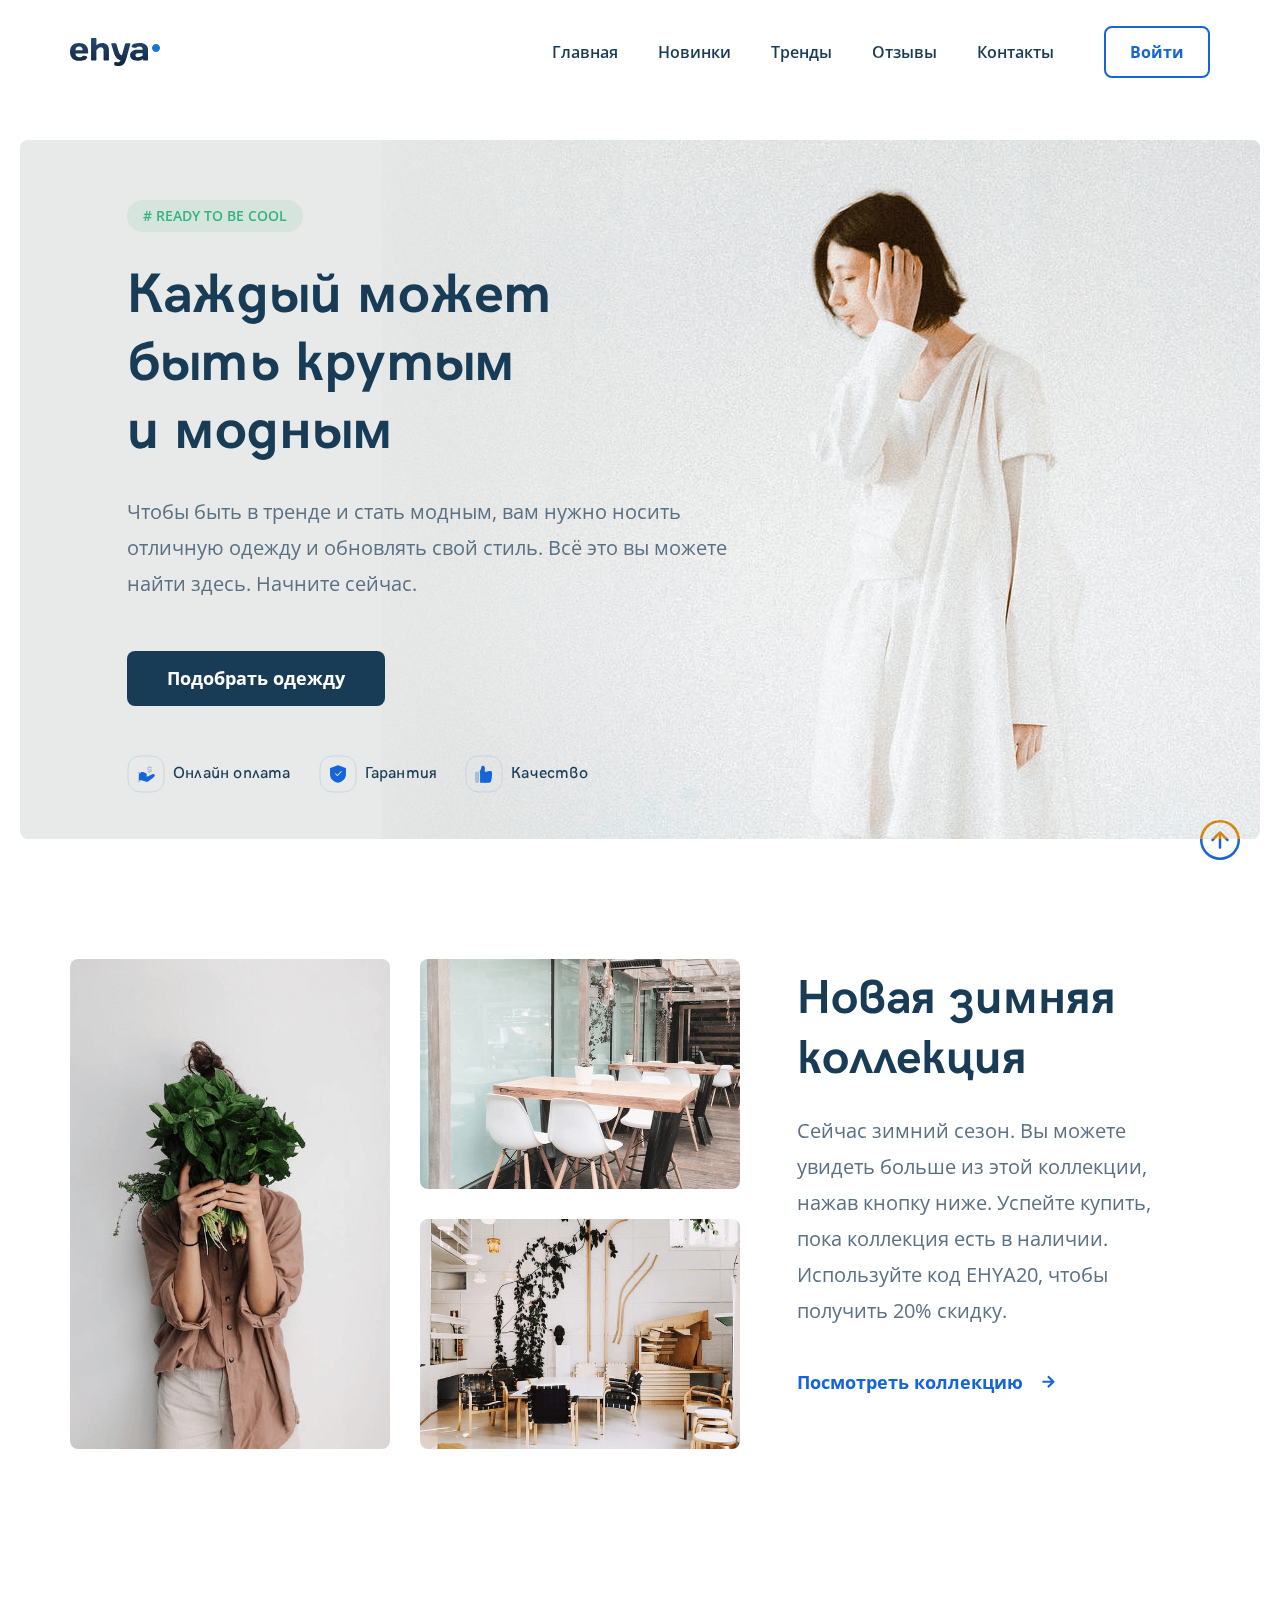
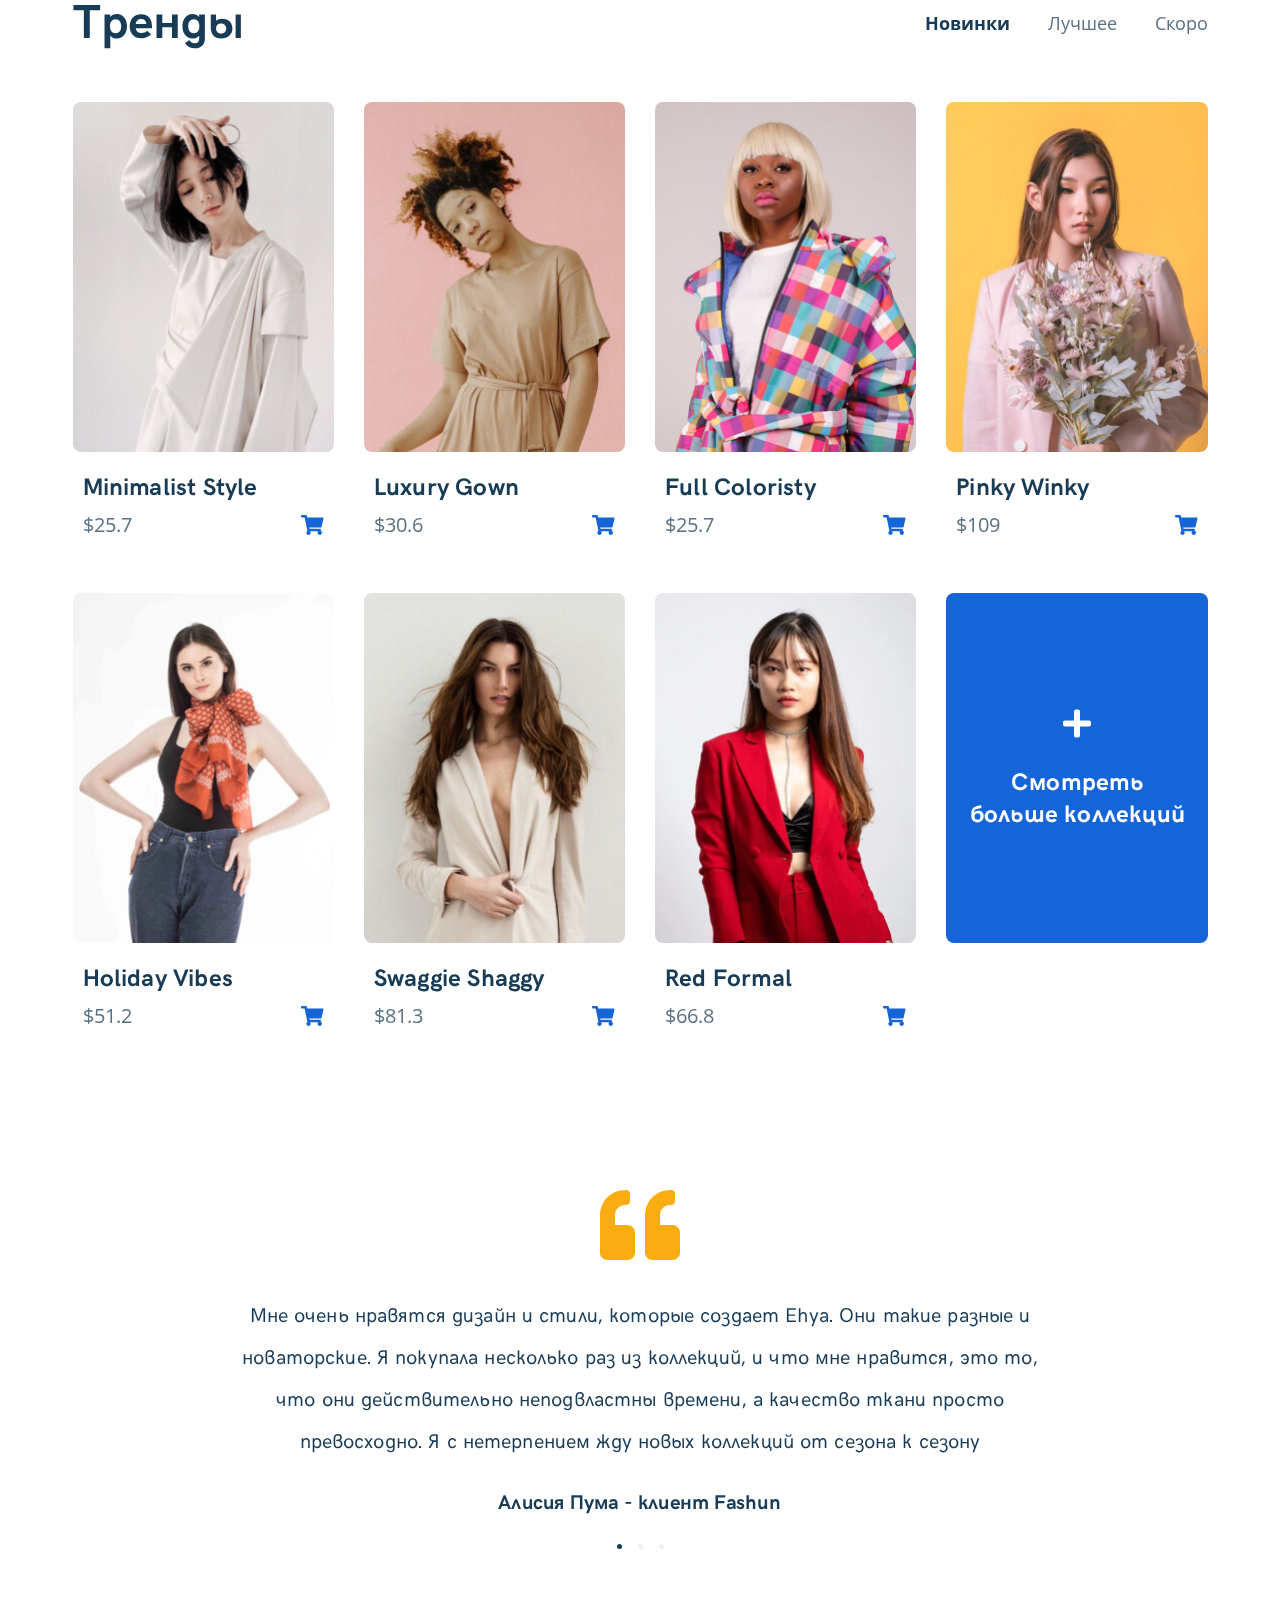
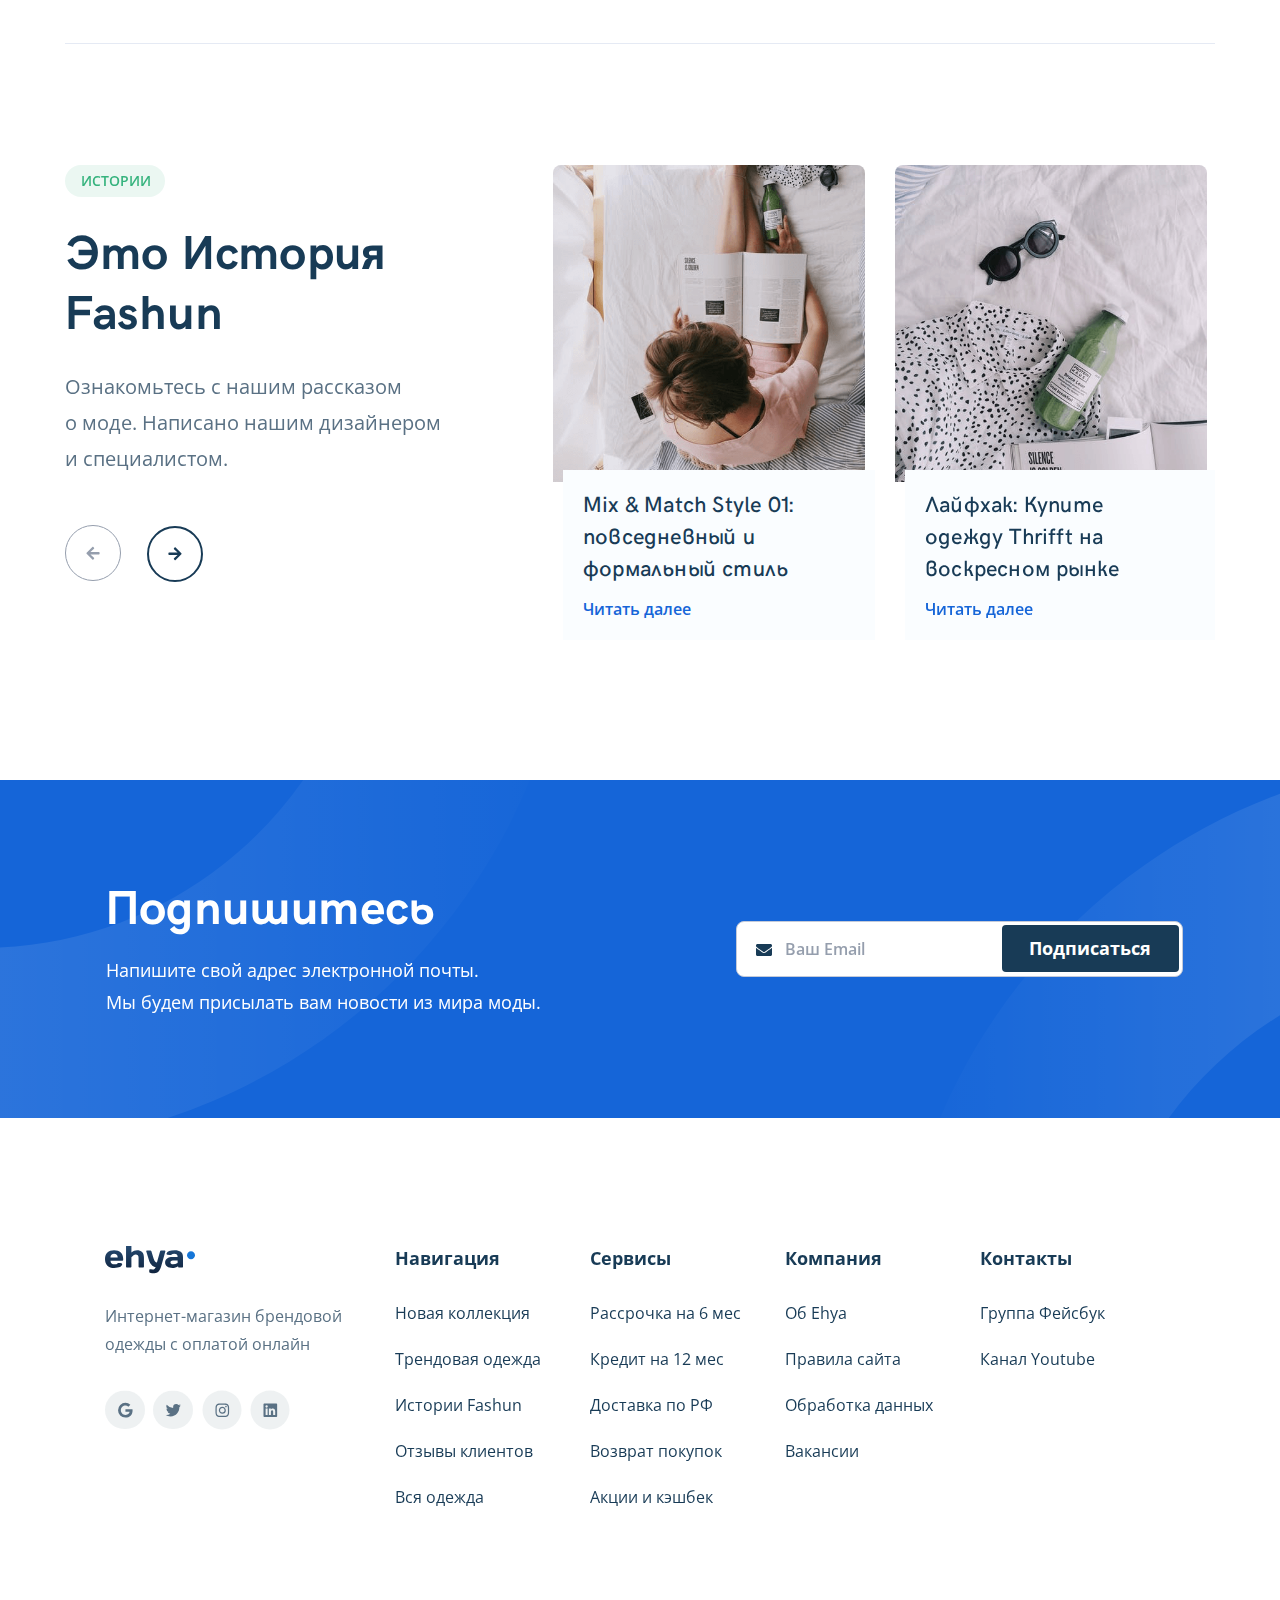
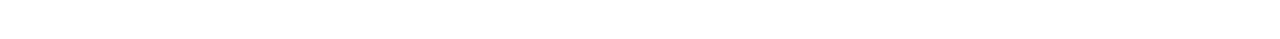
<file: index.html>
<!DOCTYPE html>
<html lang="ru">
  <head>
    <meta charset="UTF-8" />
    <meta name="viewport" content="width=device-width, initial-scale=1.0" />
    <link rel="shortcut icon" href="favicon.ico" type="image/x-icon" />
    <link rel="icon" href="favicon.ico" type="image/x-icon" />
    <link rel="stylesheet" href="css/swiper-bundle.min.css" />
    <link rel="stylesheet" href="css/styles.css" />
    <title>Ehya - интернет-магазин брендовой одежды</title>
  </head>

  <body>
    <header class="header">
      <div class="header-container">
        <a href="/projects/ehya" class="header-logo">
          <img src="img/header-logo.svg" alt="Логотип" class="header-logo__image" />
        </a>
        <!-- /.header-logo -->

        <div class="header-menu">
          <nav class="header-nav">
            <a href="#hero" class="header-nav__link">Главная</a>
            <a href="#new" class="header-nav__link">Новинки</a>
            <a href="#trends" class="header-nav__link">Тренды</a>
            <a href="#reviews" class="header-nav__link">Отзывы</a>
            <a href="#contacts" class="header-nav__link">Контакты</a>
          </nav>
          <!-- /.header-nav -->

          <button class="header-login">Войти</button>
          <!-- /.header-login -->
        </div>
        <!-- /.header-menu -->

        <button class="header-burger"></button>
        <!-- /.header-burger (mobile) -->
      </div>
      <!-- /.header-container -->
    </header>
    <!-- /.header -->

    <div class="login">
      <div class="login__overlay"></div>
      <!-- /.login__overlay -->

      <div class="login__dialog">
        <button class="login__close">
          <svg class="icon icon__close">
            <use xlink:href="img/sprite.svg#close"></use>
          </svg>
        </button>

        <span class="title login__title">Войти в&nbsp;личный&nbsp;кабинет</span>

        <form action="send.php" method="POST" class="login__form">
          <input type="hidden" name="formName" value="login" />
          <input
            type="text"
            class="input login__input"
            placeholder="Ваш логин"
            name="login"
            required
          />
          <div class="login__password">
            <input
              type="password"
              id="password-input"
              class="input login__input login__input_password"
              placeholder="Ваш пароль"
              name="password"
              minlength="6"
              required
            />
            <a class="login__password-control"></a>
          </div>
          <!-- /.login__password -->

          <button type="submit" class="login__button">Войти</button>
        </form>
      </div>
      <!-- /.login__dialog -->
    </div>
    <!-- /.login -->

    <section class="hero" id="hero">
      <div class="hero-wrapper">
        <span class="hero__tag"># READY TO BE COOL</span>
        <h1 class="title hero__title">Каждый может быть крутым и модным</h1>
        <p class="hero__text">
          Чтобы быть в тренде и стать модным, вам нужно носить отличную одежду и обновлять свой
          стиль. Всё это вы можете найти здесь. Начните сейчас.
        </p>
        <a href="#trends" class="hero__button">Подобрать одежду</a>
        <ul class="hero-advantages">
          <li class="hero-advantages__item">
            <img
              src="img/icon-hero__payment.svg"
              alt="Иконка: платеж"
              class="hero-advantages__icon"
            /><span class="title hero-advantages__text">Онлайн оплата</span>
          </li>
          <li class="hero-advantages__item">
            <img
              src="img/icon-hero__guarantee.svg"
              alt="Иконка: гарантия"
              class="hero-advantages__icon"
            /><span class="title hero-advantages__text">Гарантия</span>
          </li>
          <li class="hero-advantages__item">
            <img
              src="img/icon-hero__quality.svg"
              alt="Иконка: качество"
              class="hero-advantages__icon"
            /><span class="title hero-advantages__text">Качество</span>
          </li>
        </ul>
        <!-- /.hero-advantages -->
      </div>
      <!-- /.hero-wrapper -->
    </section>
    <!-- /#hero.hero -->

    <section class="new" id="new">
      <div class="new-container">
        <div class="new-wrapper">
          <div class="new-cards">
            <img
              src="img/new-cards__1.png"
              alt="Изображение товара из новой коллекции"
              class="new-cards__item new-cards__item_1"
            />
            <!-- /.new-cards__item_1 -->
            <img
              src="img/new-cards__2.png"
              alt="Изображение товара из новой коллекции"
              class="new-cards__item new-cards__item_2"
            />
            <!-- /.new-cards__item_2 -->
            <img
              src="img/new-cards__3.png"
              alt="Изображение товара из новой коллекции"
              class="new-cards__item new-cards__item_3"
            />
            <!-- /.new-cards__item_3 -->
          </div>
          <!-- /.new-cards -->

          <div class="new-info">
            <h2 class="title new__title">Новая зимняя коллекция</h2>
            <p class="new__description">
              Сейчас зимний сезон. Вы можете увидеть больше из этой коллекции, нажав кнопку ниже.
              Успейте купить, пока коллекция есть в наличии. Используйте код EHYA20, чтобы получить
              20% скидку.
            </p>
            <a href="#" class="new-button">
              <span class="new-button__label">Посмотреть коллекцию</span>
              <svg class="new-button__icon icon icon__btn-arrow">
                <use xlink:href="img/sprite.svg#arrow"></use>
              </svg>
            </a>
          </div>
          <!-- /.new-info -->
        </div>
        <!-- /.new-wrapper -->
      </div>
      <!-- /. new-container -->
    </section>
    <!-- /.new -->

    <section class="trends" id="trends">
      <div class="trends-container">
        <div class="trends__heading">
          <h2 class="title trends__title">Тренды</h2>
          <ul class="trends-tabs">
            <li data-target="#trends-new" class="trends-tabs__item trends-tabs__item_active">
              Новинки
            </li>
            <li data-target="#trends-best" class="trends-tabs__item">Лучшее</li>
            <li data-target="#trends-soon" class="trends-tabs__item">Скоро</li>
          </ul>
          <!-- /.trends-tabs -->
        </div>
        <!-- /.trends-heading -->

        <div class="trends-content">
          <div class="trends-content__item trends-content__item_active" id="trends-new">
            <a href="#!" class="trends-card">
              <div class="trends-card__image">
                <img src="img/trends-image_1.jpg" alt="Пример стиля" class="trends-image" />
              </div>
              <!-- /.trends-card__image -->
              <div class="trends-card__text">
                <h3 class="title trends-card__title">Minimalist Style</h3>
                <div class="trends-card__price">
                  $25.7
                  <button class="trends-card__icon">
                    <svg class="icon icon__cart">
                      <use xlink:href="img/sprite.svg#trends-cart"></use>
                    </svg>
                  </button>
                </div>
                <!-- /.trends-card__price -->
              </div>
              <!-- /.trends-card__text -->
            </a>
            <!-- /.trends-card 1 -->

            <a href="#!" class="trends-card">
              <div class="trends-card__image">
                <img src="img/trends-image_2.jpg" alt="Пример стиля" class="trends-image" />
              </div>
              <!-- /.trends-card__image -->
              <div class="trends-card__text">
                <h3 class="title trends-card__title">Luxury Gown</h3>
                <div class="trends-card__price">
                  $30.6
                  <button class="trends-card__icon">
                    <svg class="icon icon__cart">
                      <use xlink:href="img/sprite.svg#trends-cart"></use>
                    </svg>
                  </button>
                </div>
                <!-- /.trends-card__price -->
              </div>
              <!-- /.trends-card__text -->
            </a>
            <!-- /.trends-card 2 -->

            <a href="#!" class="trends-card">
              <div class="trends-card__image">
                <img src="img/trends-image_3.jpg" alt="Пример стиля" class="trends-image" />
              </div>
              <!-- /.trends-card__image -->
              <div class="trends-card__text">
                <h3 class="title trends-card__title">Full Coloristy</h3>
                <div class="trends-card__price">
                  $25.7
                  <button class="trends-card__icon">
                    <svg class="icon icon__cart">
                      <use xlink:href="img/sprite.svg#trends-cart"></use>
                    </svg>
                  </button>
                </div>
                <!-- /.trends-card__price -->
              </div>
              <!-- /.trends-card__text -->
            </a>
            <!-- /.trends-card 3 -->

            <a href="#!" class="trends-card">
              <div class="trends-card__image">
                <img src="img/trends-image_4.jpg" alt="Пример стиля" class="trends-image" />
              </div>
              <!-- /.trends-card__image -->
              <div class="trends-card__text">
                <h3 class="title trends-card__title">Pinky Winky</h3>
                <div class="trends-card__price">
                  $109
                  <button class="trends-card__icon">
                    <svg class="icon icon__cart">
                      <use xlink:href="img/sprite.svg#trends-cart"></use>
                    </svg>
                  </button>
                </div>
                <!-- /.trends-card__price -->
              </div>
              <!-- /.trends-card__text -->
            </a>
            <!-- /.trends-card 4 -->

            <a href="#!" class="trends-card">
              <div class="trends-card__image">
                <img src="img/trends-image_5.jpg" alt="Пример стиля" class="trends-image" />
              </div>
              <!-- /.trends-card__image -->
              <div class="trends-card__text">
                <h3 class="title trends-card__title">Holiday Vibes</h3>
                <div class="trends-card__price">
                  $51.2
                  <button class="trends-card__icon">
                    <svg class="icon icon__cart">
                      <use xlink:href="img/sprite.svg#trends-cart"></use>
                    </svg>
                  </button>
                </div>
                <!-- /.trends-card__price -->
              </div>
              <!-- /.trends-card__text -->
            </a>
            <!-- /.trends-card 5 -->

            <a href="#!" class="trends-card">
              <div class="trends-card__image">
                <img src="img/trends-image_6.jpg" alt="Пример стиля" class="trends-image" />
              </div>
              <!-- /.trends-card__image -->
              <div class="trends-card__text">
                <h3 class="title trends-card__title">Swaggie Shaggy</h3>
                <div class="trends-card__price">
                  $81.3
                  <button class="trends-card__icon">
                    <svg class="icon icon__cart">
                      <use xlink:href="img/sprite.svg#trends-cart"></use>
                    </svg>
                  </button>
                </div>
                <!-- /.trends-card__price -->
              </div>
              <!-- /.trends-card__text -->
            </a>
            <!-- /.trends-card 6 -->

            <a href="#!" class="trends-card">
              <div class="trends-card__image">
                <img src="img/trends-image_7.jpg" alt="Пример стиля" class="trends-image" />
              </div>
              <!-- /.trends-card__image -->
              <div class="trends-card__text">
                <h3 class="title trends-card__title">Red Formal</h3>
                <div class="trends-card__price">
                  $66.8
                  <button class="trends-card__icon">
                    <svg class="icon icon__cart">
                      <use xlink:href="img/sprite.svg#trends-cart"></use>
                    </svg>
                  </button>
                </div>
                <!-- /.trends-card__price -->
              </div>
              <!-- /.trends-card__text -->
            </a>
            <!-- /.trends-card 7 -->

            <a href="#!" class="trends-card">
              <div class="trends-card__image trends-more">
                <svg class="icon icon__more trends-more__icon">
                  <use xlink:href="img/sprite.svg#trends-more"></use>
                </svg>
                <h3 class="title trends-more__text">Смотреть больше коллекций</h3>
              </div>
              <!-- /.trends-card__image -->
            </a>
            <!-- /.trends-card 8 more -->
          </div>
          <!-- /.trends-content__item new -->

          <div class="trends-content__item" id="trends-best">
            <a href="#!" class="trends-card">
              <div class="trends-card__image">
                <img src="img/trends-image_7.jpg" alt="Пример стиля" class="trends-image" />
              </div>
              <!-- /.trends-card__image -->
              <div class="trends-card__text">
                <h3 class="title trends-card__title">Minimalist Style</h3>
                <div class="trends-card__price">
                  $25.7
                  <button class="trends-card__icon">
                    <svg class="icon icon__cart">
                      <use xlink:href="img/sprite.svg#trends-cart"></use>
                    </svg>
                  </button>
                </div>
                <!-- /.trends-card__price -->
              </div>
              <!-- /.trends-card__text -->
            </a>
            <!-- /.trends-card 1 -->

            <a href="#!" class="trends-card">
              <div class="trends-card__image">
                <img src="img/trends-image_6.jpg" alt="Пример стиля" class="trends-image" />
              </div>
              <!-- /.trends-card__image -->
              <div class="trends-card__text">
                <h3 class="title trends-card__title">Luxury Gown</h3>
                <div class="trends-card__price">
                  $30.6
                  <button class="trends-card__icon">
                    <svg class="icon icon__cart">
                      <use xlink:href="img/sprite.svg#trends-cart"></use>
                    </svg>
                  </button>
                </div>
                <!-- /.trends-card__price -->
              </div>
              <!-- /.trends-card__text -->
            </a>
            <!-- /.trends-card 2 -->

            <a href="#!" class="trends-card">
              <div class="trends-card__image">
                <img src="img/trends-image_5.jpg" alt="Пример стиля" class="trends-image" />
              </div>
              <!-- /.trends-card__image -->
              <div class="trends-card__text">
                <h3 class="title trends-card__title">Full Coloristy</h3>
                <div class="trends-card__price">
                  $25.7
                  <button class="trends-card__icon">
                    <svg class="icon icon__cart">
                      <use xlink:href="img/sprite.svg#trends-cart"></use>
                    </svg>
                  </button>
                </div>
                <!-- /.trends-card__price -->
              </div>
              <!-- /.trends-card__text -->
            </a>
            <!-- /.trends-card 3 -->

            <a href="#!" class="trends-card">
              <div class="trends-card__image">
                <img src="img/trends-image_4.jpg" alt="Пример стиля" class="trends-image" />
              </div>
              <!-- /.trends-card__image -->
              <div class="trends-card__text">
                <h3 class="title trends-card__title">Pinky Winky</h3>
                <div class="trends-card__price">
                  $109
                  <button class="trends-card__icon">
                    <svg class="icon icon__cart">
                      <use xlink:href="img/sprite.svg#trends-cart"></use>
                    </svg>
                  </button>
                </div>
                <!-- /.trends-card__price -->
              </div>
              <!-- /.trends-card__text -->
            </a>
            <!-- /.trends-card 4 -->

            <a href="#!" class="trends-card">
              <div class="trends-card__image">
                <img src="img/trends-image_3.jpg" alt="Пример стиля" class="trends-image" />
              </div>
              <!-- /.trends-card__image -->
              <div class="trends-card__text">
                <h3 class="title trends-card__title">Holiday Vibes</h3>
                <div class="trends-card__price">
                  $51.2
                  <button class="trends-card__icon">
                    <svg class="icon icon__cart">
                      <use xlink:href="img/sprite.svg#trends-cart"></use>
                    </svg>
                  </button>
                </div>
                <!-- /.trends-card__price -->
              </div>
              <!-- /.trends-card__text -->
            </a>
            <!-- /.trends-card 5 -->

            <a href="#!" class="trends-card">
              <div class="trends-card__image">
                <img src="img/trends-image_2.jpg" alt="Пример стиля" class="trends-image" />
              </div>
              <!-- /.trends-card__image -->
              <div class="trends-card__text">
                <h3 class="title trends-card__title">Swaggie Shaggy</h3>
                <div class="trends-card__price">
                  $81.3
                  <button class="trends-card__icon">
                    <svg class="icon icon__cart">
                      <use xlink:href="img/sprite.svg#trends-cart"></use>
                    </svg>
                  </button>
                </div>
                <!-- /.trends-card__price -->
              </div>
              <!-- /.trends-card__text -->
            </a>
            <!-- /.trends-card 6 -->

            <a href="#!" class="trends-card">
              <div class="trends-card__image">
                <img src="img/trends-image_1.jpg" alt="Пример стиля" class="trends-image" />
              </div>
              <!-- /.trends-card__image -->
              <div class="trends-card__text">
                <h3 class="title trends-card__title">Red Formal</h3>
                <div class="trends-card__price">
                  $66.8
                  <button class="trends-card__icon">
                    <svg class="icon icon__cart">
                      <use xlink:href="img/sprite.svg#trends-cart"></use>
                    </svg>
                  </button>
                </div>
                <!-- /.trends-card__price -->
              </div>
              <!-- /.trends-card__text -->
            </a>
            <!-- /.trends-card 7 -->

            <a href="#!" class="trends-card">
              <div class="trends-card__image trends-more">
                <svg class="icon icon__more trends-more__icon">
                  <use xlink:href="img/sprite.svg#trends-more"></use>
                </svg>
                <h3 class="title trends-more__text">Смотреть больше коллекций</h3>
              </div>
              <!-- /.trends-card__image -->
            </a>
            <!-- /.trends-card 8 more -->
          </div>
          <!-- /.trends-content__item best -->

          <div class="trends-content__item" id="trends-soon">
            <a href="#!" class="trends-card">
              <div class="trends-card__image">
                <img src="img/trends-image_4.jpg" alt="Пример стиля" class="trends-image" />
              </div>
              <!-- /.trends-card__image -->
              <div class="trends-card__text">
                <h3 class="title trends-card__title">Minimalist Style</h3>
                <div class="trends-card__price">
                  $25.7
                  <button class="trends-card__icon">
                    <svg class="icon icon__cart">
                      <use xlink:href="img/sprite.svg#trends-cart"></use>
                    </svg>
                  </button>
                </div>
                <!-- /.trends-card__price -->
              </div>
              <!-- /.trends-card__text -->
            </a>
            <!-- /.trends-card 1 -->

            <a href="#!" class="trends-card">
              <div class="trends-card__image">
                <img src="img/trends-image_3.jpg" alt="Пример стиля" class="trends-image" />
              </div>
              <!-- /.trends-card__image -->
              <div class="trends-card__text">
                <h3 class="title trends-card__title">Luxury Gown</h3>
                <div class="trends-card__price">
                  $30.6
                  <button class="trends-card__icon">
                    <svg class="icon icon__cart">
                      <use xlink:href="img/sprite.svg#trends-cart"></use>
                    </svg>
                  </button>
                </div>
                <!-- /.trends-card__price -->
              </div>
              <!-- /.trends-card__text -->
            </a>
            <!-- /.trends-card 2 -->

            <a href="#!" class="trends-card">
              <div class="trends-card__image">
                <img src="img/trends-image_2.jpg" alt="Пример стиля" class="trends-image" />
              </div>
              <!-- /.trends-card__image -->
              <div class="trends-card__text">
                <h3 class="title trends-card__title">Full Coloristy</h3>
                <div class="trends-card__price">
                  $25.7
                  <button class="trends-card__icon">
                    <svg class="icon icon__cart">
                      <use xlink:href="img/sprite.svg#trends-cart"></use>
                    </svg>
                  </button>
                </div>
                <!-- /.trends-card__price -->
              </div>
              <!-- /.trends-card__text -->
            </a>
            <!-- /.trends-card 3 -->

            <a href="#!" class="trends-card">
              <div class="trends-card__image">
                <img src="img/trends-image_1.jpg" alt="Пример стиля" class="trends-image" />
              </div>
              <!-- /.trends-card__image -->
              <div class="trends-card__text">
                <h3 class="title trends-card__title">Pinky Winky</h3>
                <div class="trends-card__price">
                  $109
                  <button class="trends-card__icon">
                    <svg class="icon icon__cart">
                      <use xlink:href="img/sprite.svg#trends-cart"></use>
                    </svg>
                  </button>
                </div>
                <!-- /.trends-card__price -->
              </div>
              <!-- /.trends-card__text -->
            </a>
            <!-- /.trends-card 4 -->

            <a href="#!" class="trends-card">
              <div class="trends-card__image">
                <img src="img/trends-image_7.jpg" alt="Пример стиля" class="trends-image" />
              </div>
              <!-- /.trends-card__image -->
              <div class="trends-card__text">
                <h3 class="title trends-card__title">Holiday Vibes</h3>
                <div class="trends-card__price">
                  $51.2
                  <button class="trends-card__icon">
                    <svg class="icon icon__cart">
                      <use xlink:href="img/sprite.svg#trends-cart"></use>
                    </svg>
                  </button>
                </div>
                <!-- /.trends-card__price -->
              </div>
              <!-- /.trends-card__text -->
            </a>
            <!-- /.trends-card 5 -->

            <a href="#!" class="trends-card">
              <div class="trends-card__image">
                <img src="img/trends-image_6.jpg" alt="Пример стиля" class="trends-image" />
              </div>
              <!-- /.trends-card__image -->
              <div class="trends-card__text">
                <h3 class="title trends-card__title">Swaggie Shaggy</h3>
                <div class="trends-card__price">
                  $81.3
                  <button class="trends-card__icon">
                    <svg class="icon icon__cart">
                      <use xlink:href="img/sprite.svg#trends-cart"></use>
                    </svg>
                  </button>
                </div>
                <!-- /.trends-card__price -->
              </div>
              <!-- /.trends-card__text -->
            </a>
            <!-- /.trends-card 6 -->

            <a href="#!" class="trends-card">
              <div class="trends-card__image">
                <img src="img/trends-image_5.jpg" alt="Пример стиля" class="trends-image" />
              </div>
              <!-- /.trends-card__image -->
              <div class="trends-card__text">
                <h3 class="title trends-card__title">Red Formal</h3>
                <div class="trends-card__price">
                  $66.8
                  <button class="trends-card__icon">
                    <svg class="icon icon__cart">
                      <use xlink:href="img/sprite.svg#trends-cart"></use>
                    </svg>
                  </button>
                </div>
                <!-- /.trends-card__price -->
              </div>
              <!-- /.trends-card__text -->
            </a>
            <!-- /.trends-card 7 -->

            <a href="#!" class="trends-card">
              <div class="trends-card__image trends-more">
                <svg class="icon icon__more trends-more__icon">
                  <use xlink:href="img/sprite.svg#trends-more"></use>
                </svg>
                <h3 class="title trends-more__text">Смотреть больше коллекций</h3>
              </div>
              <!-- /.trends-card__image -->
            </a>
            <!-- /.trends-card 8 more -->
          </div>
          <!-- /.trends-content__item soon -->
        </div>
        <!-- /.trends-content -->
      </div>
      <!-- /.trends-container -->
    </section>
    <!-- /#trends.trends -->

    <div class="reviews" id="reviews">
      <div class="reviews-container">
        <img src="img/reviews-quote.svg" alt="Иконка: кавычки" class="reviews__icon" />
        <div class="swiper-container reviews-slider">
          <!-- Additional required wrapper -->
          <div class="swiper-wrapper">
            <!-- Slides -->
            <div class="swiper-slide reviews-slider__item">
              <p class="reviews-slider__text">
                Мне очень нравятся дизайн и стили, которые создает Ehya. Они такие разные и
                новаторские. Я покупала несколько раз из коллекций, и что мне нравится, это то, что
                они действительно неподвластны времени, а качество ткани просто превосходно. Я с
                нетерпением жду новых коллекций от сезона к сезону
              </p>
              <span class="reviews-slider__author">Алисия Пума - клиент Fashun</span>
            </div>
            <!-- /.reviews-slider__item 1 -->

            <div class="swiper-slide reviews-slider__item">
              <p class="reviews-slider__text">
                Мне очень нравятся дизайн и стили, которые создает Ehya. Они такие разные и
                новаторские. Я покупала несколько раз из коллекций, и что мне нравится, это то, что
                они действительно неподвластны времени, а качество ткани просто превосходно. Я с
                нетерпением жду новых коллекций от сезона к сезону
              </p>
              <span class="reviews-slider__author">Пума Алисовна - клиент Fashun</span>
            </div>
            <!-- /.reviews-slider__item 2 -->

            <div class="swiper-slide reviews-slider__item">
              <p class="reviews-slider__text">
                Мне очень нравятся дизайн и стили, которые создает Ehya. Они такие разные и
                новаторские. Я покупала несколько раз из коллекций, и что мне нравится, это то, что
                они действительно неподвластны времени, а качество ткани просто превосходно. Я с
                нетерпением жду новых коллекций от сезона к сезону
              </p>
              <span class="reviews-slider__author">Др. Фуфелшмертц - клиент Fashun</span>
            </div>
            <!-- /.reviews-slider__item 3 -->
          </div>
          <!-- /.swiper-wrapper -->

          <div class="swiper-pagination"></div>
          <!-- /.swiper-pagination -->
        </div>
        <!-- /.reviews-slider -->
      </div>
      <!-- /.reviews-container -->
    </div>
    <!-- /.reviews -->

    <section class="stories">
      <div class="stories-container">
        <hr class="stories-hr" />
        <div class="stories-wrapper">
          <div class="stories-info">
            <span class="stories-info__label">Истории</span>
            <h2 class="title stories-info__title stories-info__title_large">Это История Fashun</h2>
            <h2 class="title stories-info__title stories-info__title_mobile">История Fashun</h2>
            <p class="stories-info__text">
              Ознакомьтесь с нашим рассказом о&nbsp;моде. Написано нашим дизайнером
              и&nbsp;специалистом.
            </p>

            <button class="stories-info__button stories-info__button_prev">
              <svg class="icon icon__slider-btn icon__slider-btn_prev">
                <use xlink:href="img/sprite.svg#arrow"></use>
              </svg>
            </button>
            <button class="stories-info__button stories-info__button_next">
              <svg class="icon icon__slider-btn">
                <use xlink:href="img/sprite.svg#arrow"></use>
              </svg>
            </button>
          </div>
          <!-- stories-info -->

          <!-- Slider main container -->
          <div class="swiper-container stories-slider">
            <!-- Additional required wrapper -->
            <div class="swiper-wrapper">
              <!-- Slides -->
              <div class="swiper-slide stories-item">
                <img
                  src="img/stories-image_1.png"
                  alt="Изображение: девушка читает книгу"
                  class="stories-item__image"
                />
                <div class="stories-item__info">
                  <h3 class="title stories-item__title">
                    Mix & Match Style 01: повседневный и формальный стиль
                  </h3>
                  <a href="#" class="stories-item__link">Читать далее</a>
                </div>
                <!-- /.stories-item__info -->
              </div>
              <!-- /.stories-item -->

              <div class="swiper-slide stories-item">
                <img
                  src="img/stories-image_2.png"
                  alt="Изображение: предметы гардероба на кровати"
                  class="stories-item__image"
                />
                <div class="stories-item__info">
                  <h3 class="title stories-item__title">
                    Лайфхак: Купите одежду Thrifft на воскресном рынке
                  </h3>
                  <a href="#" class="stories-item__link">Читать далее</a>
                </div>
                <!-- /.stories-item__info -->
              </div>
              <!-- /.stories-item -->

              <!-- 2 -->
              <div class="swiper-slide stories-item">
                <img
                  src="img/stories-image_2.png"
                  alt="Изображение: предметы гардероба на кровати"
                  class="stories-item__image"
                />
                <div class="stories-item__info">
                  <h3 class="title stories-item__title">
                    Лайфхак: Купите одежду Thrifft на воскресном рынке
                  </h3>
                  <a href="#" class="stories-item__link">Читать далее</a>
                </div>
                <!-- /.stories-item__info -->
              </div>
              <!-- /.stories-item -->

              <div class="swiper-slide stories-item">
                <img
                  src="img/stories-image_1.png"
                  alt="Изображение: девушка читает книгу"
                  class="stories-item__image"
                />
                <div class="stories-item__info">
                  <h3 class="title stories-item__title">
                    Mix & Match Style 01: повседневный и формальный стиль
                  </h3>
                  <a href="#" class="stories-item__link">Читать далее</a>
                </div>
                <!-- /.stories-item__info -->
              </div>
              <!-- /.stories-item -->
              <!-- 2 -->
            </div>
            <!-- /.swiper-wrapper -->
          </div>
          <!-- /.stories-slider -->
        </div>
        <!-- /.stories-wrapper -->
      </div>
      <!-- /.stories-container -->
    </section>
    <!-- /.stories -->

    <section class="subscribe" id="contacts">
      <div class="subscribe-container">
        <div class="subscribe-info">
          <h2 class="title subscribe-info__title">Подпишитесь</h2>
          <p class="subscribe-info__text">
            Напишите свой адрес электронной почты. Мы&nbsp;будем&nbsp;присылать вам новости из мира
            моды.
          </p>
        </div>
        <!-- /.subscribe-info -->

        <form action="send.php" method="POST" class="subscribe-form">
          <div class="subscribe-form__input-group">
            <input
              type="email"
              class="subscribe-form__input"
              name="email"
              placeholder="Ваш Email"
              required
            />
          </div>
          <!-- /.subscribe-form__input-group -->
          <input type="hidden" name="formName" value="subscribe" />
          <button class="subscribe-form__button">Подписаться</button>
        </form>
        <!-- /.subscribe-form -->
      </div>
      <!-- /.subscribe-container -->
    </section>
    <!-- /.subscribe -->

    <!-- Footer -->
    <footer class="footer">
      <div class="footer-container">
        <div class="footer-wrapper">
          <div class="footer-info">
            <a href="#" class="footer-logo">
              <img src="img/footer-logo.svg" alt="Логотип" class="footer-logo__image" />
            </a>
            <!-- /.footer-logo -->
            <p class="footer-info__text">Интернет-магазин брендовой одежды с оплатой онлайн</p>
            <div class="footer-social">
              <a href="https://www.google.com/" target="_blank" class="footer-social__item">
                <svg class="icon icon__footer">
                  <use xlink:href="img/sprite.svg#footer-google"></use>
                </svg>
              </a>
              <a href="https://twitter.com/" target="_blank" class="footer-social__item">
                <svg class="icon icon__footer">
                  <use xlink:href="img/sprite.svg#footer-twitter"></use>
                </svg>
              </a>
              <a href="https://www.instagram.com/" target="_blank" class="footer-social__item">
                <svg class="icon icon__footer">
                  <use xlink:href="img/sprite.svg#footer-instagram"></use>
                </svg>
              </a>
              <a href="https://www.linkedin.com/" target="_blank" class="footer-social__item">
                <svg class="icon icon__footer">
                  <use xlink:href="img/sprite.svg#footer-linkedin"></use>
                </svg>
              </a>
            </div>
            <!-- /.footer-social -->
          </div>
          <!-- /.footer-info -->

          <div class="footer-nav">
            <div class="footer-nav__group">
              <h3 class="footer-nav__title">Навигация</h3>
              <ul class="footer-nav__list">
                <li class="footer-nav__item">
                  <a href="#" class="footer-nav__link">Новая коллекция</a>
                </li>
                <li class="footer-nav__item">
                  <a href="#" class="footer-nav__link">Трендовая одежда</a>
                </li>
                <li class="footer-nav__item">
                  <a href="#" class="footer-nav__link">Истории Fashun</a>
                </li>
                <li class="footer-nav__item">
                  <a href="#" class="footer-nav__link">Отзывы клиентов</a>
                </li>
                <li class="footer-nav__item">
                  <a href="#" class="footer-nav__link">Вся одежда</a>
                </li>
              </ul>
            </div>
            <!-- /.footer-nav__group -->
            <div class="footer-nav__group">
              <h3 class="footer-nav__title">Сервисы</h3>
              <ul class="footer-nav__list">
                <li class="footer-nav__item">
                  <a href="#" class="footer-nav__link">Рассрочка на 6 мес </a>
                </li>
                <li class="footer-nav__item">
                  <a href="#" class="footer-nav__link">Кредит на 12 мес</a>
                </li>
                <li class="footer-nav__item">
                  <a href="#" class="footer-nav__link">Доставка по РФ</a>
                </li>
                <li class="footer-nav__item">
                  <a href="#" class="footer-nav__link">Возврат покупок</a>
                </li>
                <li class="footer-nav__item">
                  <a href="#" class="footer-nav__link">Акции и кэшбек</a>
                </li>
              </ul>
            </div>
            <!-- /.footer-nav__group -->
            <div class="footer-nav__group">
              <h3 class="footer-nav__title">Компания</h3>
              <ul class="footer-nav__list">
                <li class="footer-nav__item">
                  <a href="#" class="footer-nav__link">Об Ehya</a>
                </li>
                <li class="footer-nav__item">
                  <a href="#" class="footer-nav__link">Правила сайта</a>
                </li>
                <li class="footer-nav__item">
                  <a href="#" class="footer-nav__link">Обработка данных</a>
                </li>
                <li class="footer-nav__item">
                  <a href="#" class="footer-nav__link">Вакансии</a>
                </li>
              </ul>
            </div>
            <!-- /.footer-nav__group -->
            <div class="footer-nav__group">
              <h3 class="footer-nav__title">Контакты</h3>
              <ul class="footer-nav__list">
                <li class="footer-nav__item">
                  <a href="#" class="footer-nav__link">Группа Фейсбук</a>
                </li>
                <li class="footer-nav__item">
                  <a href="#" class="footer-nav__link">Канал Youtube</a>
                </li>
              </ul>
            </div>
            <!-- /.footer-nav__group -->
          </div>
          <!-- /.footer-nav -->
        </div>
        <!-- /.footer-wrapper -->
      </div>
      <!-- /.footer-container -->
    </footer>
    <!-- /.footer -->

    <div class="overlay"></div>
    <!-- /.overlay -->

    <a href="#" class="to-top">
      <svg xmlns="http://www.w3.org/2000/svg">
        <path
          fill-rule="evenodd"
          clip-rule="evenodd"
          d="M20 37.5C24.6413 37.5 29.0925 35.6563 32.3744 32.3744C35.6563 29.0925 37.5 24.6413 37.5 20C37.5 15.3587 35.6563 10.9075 32.3744 7.62563C29.0925 4.34374 24.6413 2.5 20 2.5C15.3587 2.5 10.9075 4.34374 7.62563 7.62563C4.34374 10.9075 2.5 15.3587 2.5 20C2.5 24.6413 4.34374 29.0925 7.62563 32.3744C10.9075 35.6563 15.3587 37.5 20 37.5ZM20 40C25.3043 40 30.3914 37.8929 34.1421 34.1421C37.8929 30.3914 40 25.3043 40 20C40 14.6957 37.8929 9.60859 34.1421 5.85786C30.3914 2.10714 25.3043 0 20 0C14.6957 0 9.60859 2.10714 5.85786 5.85786C2.10714 9.60859 0 14.6957 0 20C0 25.3043 2.10714 30.3914 5.85786 34.1421C9.60859 37.8929 14.6957 40 20 40Z"
        />
        <path
          fill-rule="evenodd"
          clip-rule="evenodd"
          d="M11.615 20.885C11.7311 21.0014 11.8691 21.0938 12.0209 21.1568C12.1728 21.2198 12.3356 21.2522 12.5 21.2522C12.6644 21.2522 12.8272 21.2198 12.9791 21.1568C13.1309 21.0938 13.2689 21.0014 13.385 20.885L20 14.2675L26.615 20.885C26.8497 21.1197 27.1681 21.2516 27.5 21.2516C27.8319 21.2516 28.1503 21.1197 28.385 20.885C28.6197 20.6503 28.7516 20.3319 28.7516 20C28.7516 19.6681 28.6197 19.3497 28.385 19.115L20.885 11.615C20.7689 11.4986 20.6309 11.4062 20.4791 11.3432C20.3272 11.2802 20.1644 11.2478 20 11.2478C19.8356 11.2478 19.6728 11.2802 19.5209 11.3432C19.3691 11.4062 19.2311 11.4986 19.115 11.615L11.615 19.115C11.4986 19.2311 11.4062 19.3691 11.3432 19.5209C11.2802 19.6728 11.2478 19.8356 11.2478 20C11.2478 20.1644 11.2802 20.3272 11.3432 20.4791C11.4062 20.6309 11.4986 20.7689 11.615 20.885Z"
        />
        <path
          fill-rule="evenodd"
          clip-rule="evenodd"
          d="M20 28.75C20.3315 28.75 20.6495 28.6183 20.8839 28.3839C21.1183 28.1495 21.25 27.8315 21.25 27.5V15C21.25 14.6685 21.1183 14.3505 20.8839 14.1161C20.6495 13.8817 20.3315 13.75 20 13.75C19.6685 13.75 19.3505 13.8817 19.1161 14.1161C18.8817 14.3505 18.75 14.6685 18.75 15V27.5C18.75 27.8315 18.8817 28.1495 19.1161 28.3839C19.3505 28.6183 19.6685 28.75 20 28.75Z"
        />
      </svg>
    </a>
    <!-- /.to-top -->

    <script src="js/jquery-3.5.1.min.js"></script>
    <script src="js/jquery.validate.min.js"></script>
    <script src="js/swiper-bundle.min.js"></script>
    <script src="js/main.js"></script>
  </body>
</html>
</file>
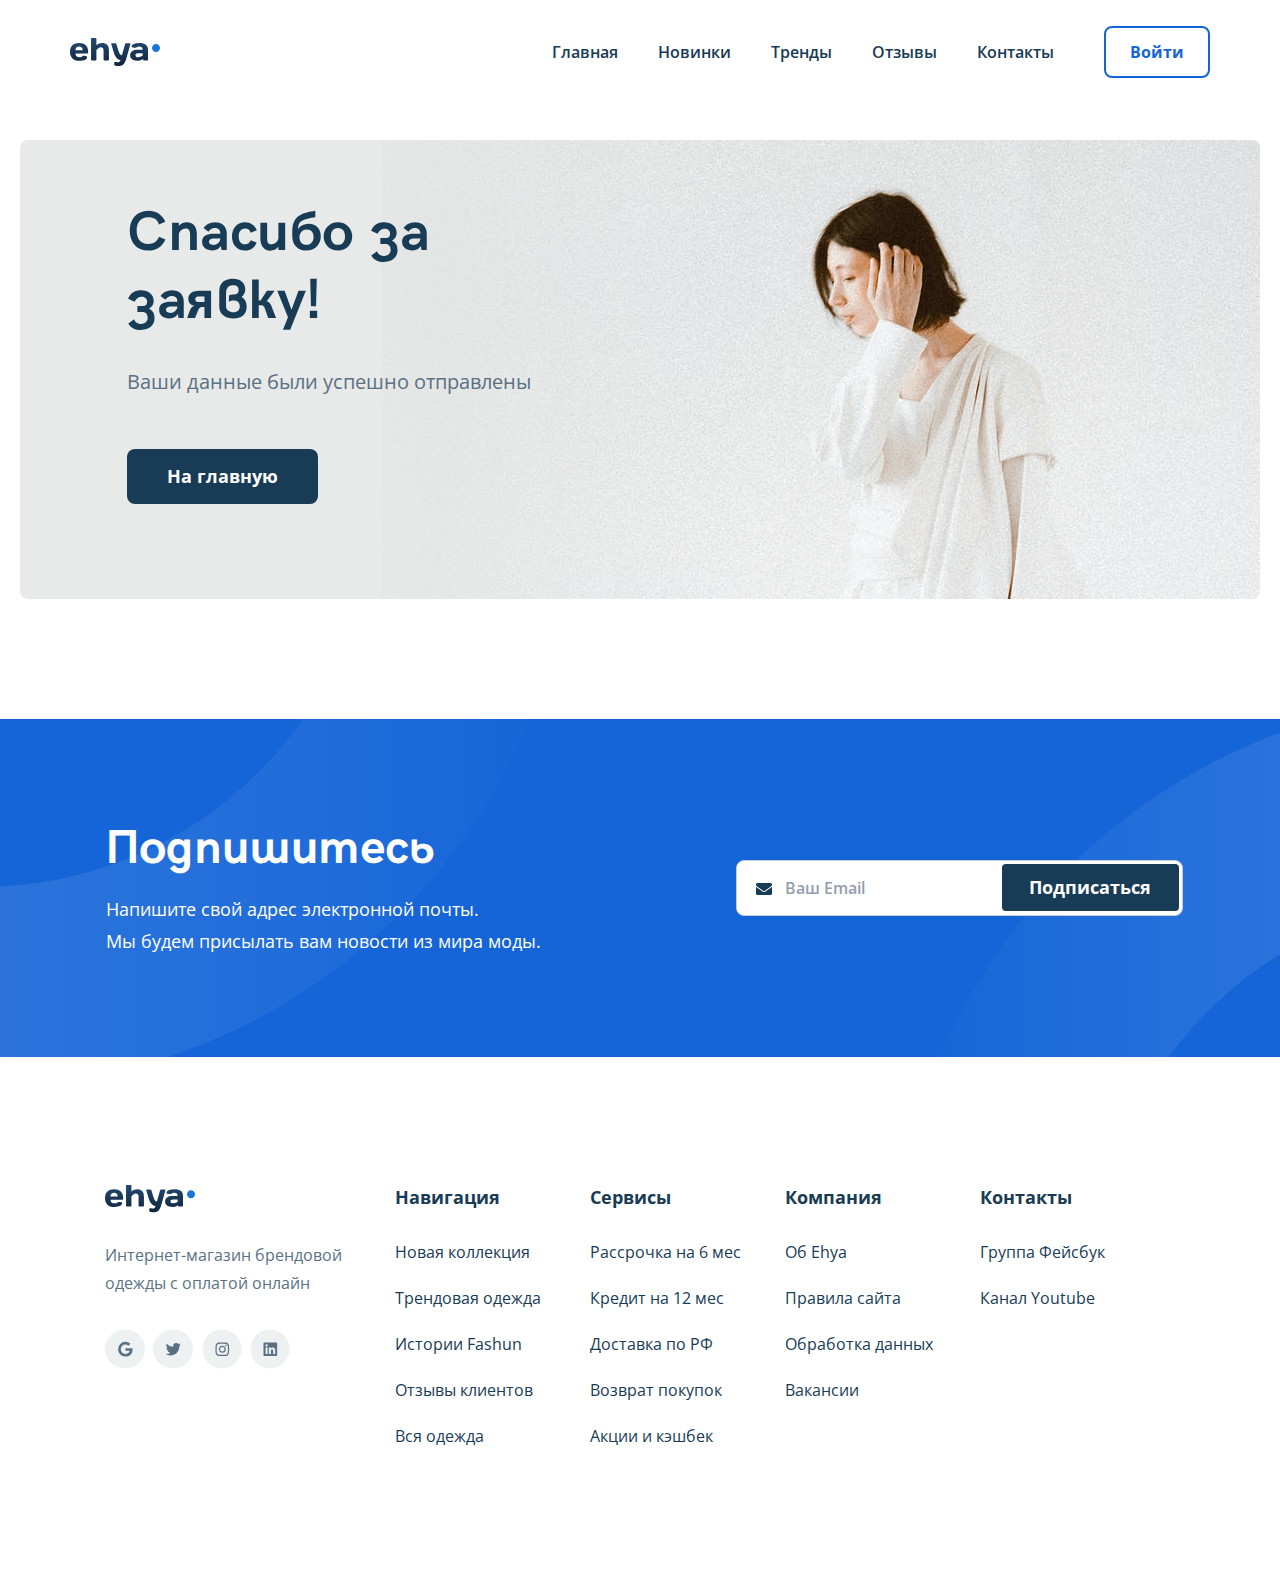
<file: thanks.html>
<!DOCTYPE html>
<html lang="ru">
  <head>
    <meta charset="UTF-8" />
    <meta name="viewport" content="width=device-width, initial-scale=1.0" />
    <link rel="shortcut icon" href="/favicon.ico" type="image/x-icon" />
    <link rel="icon" href="/favicon.ico" type="image/x-icon" />
    <link rel="stylesheet" href="css/swiper-bundle.min.css" />
    <link rel="stylesheet" href="css/styles.css" />
    <title>Ehya - интернет-магазин брендовой одежды</title>
  </head>

  <body>
    <header class="header">
      <div class="header-container">
        <a href="/projects/ehya" class="header-logo">
          <img src="img/header-logo.svg" alt="Логотип" class="header-logo__image" />
        </a>
        <!-- /.header-logo -->

        <div class="header-menu">
          <nav class="header-nav">
            <a href="/projects/ehya" class="header-nav__link">Главная</a>
            <a href="/projects/ehya/index.html#new" class="header-nav__link">Новинки</a>
            <a href="/projects/ehya/index.html#trends" class="header-nav__link">Тренды</a>
            <a href="/projects/ehya/index.html#reviews" class="header-nav__link">Отзывы</a>
            <a href="#contacts" class="header-nav__link">Контакты</a>
          </nav>
          <!-- /.header-nav -->

          <button class="header-login">Войти</button>
          <!-- /.header-login -->
        </div>
        <!-- /.header-menu -->

        <button class="header-burger"></button>
        <!-- /.header-burger (mobile) -->
      </div>
      <!-- /.header-container -->
    </header>
    <!-- /.header -->

    <div class="login">
      <div class="login__overlay"></div>
      <!-- /.login__overlay -->

      <div class="login__dialog">
        <button class="login__close">
          <svg class="icon icon__close">
            <use xlink:href="img/sprite.svg#close"></use>
          </svg>
        </button>

        <span class="title login__title">Войти в&nbsp;личный&nbsp;кабинет</span>

        <form action="send.php" method="POST" class="login__form">
          <input type="hidden" name="formName" value="login" />
          <input
            type="text"
            class="input login__input"
            placeholder="Ваш логин"
            name="login"
            required
          />
          <div class="login__password">
            <input
              type="password"
              id="password-input"
              class="input login__input login__input_password"
              placeholder="Ваш пароль"
              name="password"
              minlength="6"
              required
            />
            <a class="login__password-control"></a>
          </div>
          <!-- /.login__password -->

          <button type="submit" class="login__button">Войти</button>
        </form>
      </div>
      <!-- /.login__dialog -->
    </div>
    <!-- /.login -->

    <section class="hero">
      <div class="hero-wrapper">
        <h1 class="title hero__title">Спасибо за заявку!</h1>
        <p class="hero__text">Ваши данные были успешно отправлены</p>
        <a href="/projects/ehya" class="hero__button">На главную</a>
      </div>
      <!-- /.hero-wrapper -->
    </section>
    <!-- /#hero.hero -->

    <section class="subscribe" id="contacts">
      <div class="subscribe-container">
        <div class="subscribe-info">
          <h2 class="title subscribe-info__title">Подпишитесь</h2>
          <p class="subscribe-info__text">
            Напишите свой адрес электронной почты. Мы&nbsp;будем&nbsp;присылать вам новости из мира
            моды.
          </p>
        </div>
        <!-- /.subscribe-info -->

        <form action="send.php" method="POST" class="subscribe-form">
          <div class="subscribe-form__input-group">
            <input
              type="email"
              class="subscribe-form__input"
              name="email"
              placeholder="Ваш Email"
              required
            />
          </div>
          <!-- /.subscribe-form__input-group -->
          <input type="hidden" name="formName" value="subscribe" />
          <button class="subscribe-form__button">Подписаться</button>
        </form>
        <!-- /.subscribe-form -->
      </div>
      <!-- /.subscribe-container -->
    </section>
    <!-- /.subscribe -->

    <!-- Footer -->
    <footer class="footer">
      <div class="footer-container">
        <div class="footer-wrapper">
          <div class="footer-info">
            <a href="#" class="footer-logo">
              <img src="img/footer-logo.svg" alt="Логотип" class="footer-logo__image" />
            </a>
            <!-- /.footer-logo -->
            <p class="footer-info__text">Интернет-магазин брендовой одежды с оплатой онлайн</p>
            <div class="footer-social">
              <a href="https://www.google.com/" target="_blank" class="footer-social__item">
                <svg class="icon icon__footer">
                  <use xlink:href="img/sprite.svg#footer-google"></use>
                </svg>
              </a>
              <a href="https://twitter.com/" target="_blank" class="footer-social__item">
                <svg class="icon icon__footer">
                  <use xlink:href="img/sprite.svg#footer-twitter"></use>
                </svg>
              </a>
              <a href="https://www.instagram.com/" target="_blank" class="footer-social__item">
                <svg class="icon icon__footer">
                  <use xlink:href="img/sprite.svg#footer-instagram"></use>
                </svg>
              </a>
              <a href="https://www.linkedin.com/" target="_blank" class="footer-social__item">
                <svg class="icon icon__footer">
                  <use xlink:href="img/sprite.svg#footer-linkedin"></use>
                </svg>
              </a>
            </div>
            <!-- /.footer-social -->
          </div>
          <!-- /.footer-info -->

          <div class="footer-nav">
            <div class="footer-nav__group">
              <h3 class="footer-nav__title">Навигация</h3>
              <ul class="footer-nav__list">
                <li class="footer-nav__item">
                  <a href="#" class="footer-nav__link">Новая коллекция</a>
                </li>
                <li class="footer-nav__item">
                  <a href="#" class="footer-nav__link">Трендовая одежда</a>
                </li>
                <li class="footer-nav__item">
                  <a href="#" class="footer-nav__link">Истории Fashun</a>
                </li>
                <li class="footer-nav__item">
                  <a href="#" class="footer-nav__link">Отзывы клиентов</a>
                </li>
                <li class="footer-nav__item">
                  <a href="#" class="footer-nav__link">Вся одежда</a>
                </li>
              </ul>
            </div>
            <!-- /.footer-nav__group -->
            <div class="footer-nav__group">
              <h3 class="footer-nav__title">Сервисы</h3>
              <ul class="footer-nav__list">
                <li class="footer-nav__item">
                  <a href="#" class="footer-nav__link">Рассрочка на 6 мес </a>
                </li>
                <li class="footer-nav__item">
                  <a href="#" class="footer-nav__link">Кредит на 12 мес</a>
                </li>
                <li class="footer-nav__item">
                  <a href="#" class="footer-nav__link">Доставка по РФ</a>
                </li>
                <li class="footer-nav__item">
                  <a href="#" class="footer-nav__link">Возврат покупок</a>
                </li>
                <li class="footer-nav__item">
                  <a href="#" class="footer-nav__link">Акции и кэшбек</a>
                </li>
              </ul>
            </div>
            <!-- /.footer-nav__group -->
            <div class="footer-nav__group">
              <h3 class="footer-nav__title">Компания</h3>
              <ul class="footer-nav__list">
                <li class="footer-nav__item">
                  <a href="#" class="footer-nav__link">Об Ehya</a>
                </li>
                <li class="footer-nav__item">
                  <a href="#" class="footer-nav__link">Правила сайта</a>
                </li>
                <li class="footer-nav__item">
                  <a href="#" class="footer-nav__link">Обработка данных</a>
                </li>
                <li class="footer-nav__item">
                  <a href="#" class="footer-nav__link">Вакансии</a>
                </li>
              </ul>
            </div>
            <!-- /.footer-nav__group -->
            <div class="footer-nav__group">
              <h3 class="footer-nav__title">Контакты</h3>
              <ul class="footer-nav__list">
                <li class="footer-nav__item">
                  <a href="#" class="footer-nav__link">Группа Фейсбук</a>
                </li>
                <li class="footer-nav__item">
                  <a href="#" class="footer-nav__link">Канал Youtube</a>
                </li>
              </ul>
            </div>
            <!-- /.footer-nav__group -->
          </div>
          <!-- /.footer-nav -->
        </div>
        <!-- /.footer-wrapper -->
      </div>
      <!-- /.footer-container -->
    </footer>
    <!-- /.footer -->

    <div class="overlay"></div>
    <!-- /.overlay -->

    <script src="js/jquery-3.5.1.min.js"></script>
    <script src="js/jquery.validate.min.js"></script>
    <script src="js/main.js"></script>
  </body>
</html>
</file>
<file: css/styles.css>
@import url("https://fonts.googleapis.com/css2?family=Open+Sans:wght@400;600;700&display=swap");@font-face{font-family:"HK Grotesk";src:url("../fonts/HKGrotesk-Regular.woff") format("woff"),url("../fonts/HKGrotesk-Regular.woff2") format("woff2");font-weight:400;font-style:normal;font-display:swap}@font-face{font-family:"HK Grotesk";src:url("../fonts/HKGrotesk-Medium.woff") format("woff"),url("../fonts/HKGrotesk-Medium.woff2") format("woff2");font-weight:500;font-style:normal;font-display:swap}@font-face{font-family:"HK Grotesk";src:url("../fonts/HKGrotesk-Bold.woff") format("woff"),url("../fonts/HKGrotesk-Bold.woff2") format("woff2");font-weight:700;font-style:normal;font-display:swap}/*! normalize.css v8.0.1 | MIT License | github.com/necolas/normalize.css */html{line-height:1.15;-webkit-text-size-adjust:100%}body{margin:0}main{display:block}h1{font-size:2em;margin:0.67em 0}h1,h2,h3,h4,h5,h6{margin:0;padding:0}p,span{margin:0;padding:0}hr{box-sizing:content-box;height:0;overflow:visible}pre{font-family:monospace, monospace;font-size:1em}a{background-color:transparent}abbr[title]{border-bottom:none;text-decoration:underline;text-decoration:underline dotted}b,strong{font-weight:bolder}code,kbd,samp{font-family:monospace, monospace;font-size:1em}small{font-size:80%}sub,sup{font-size:75%;line-height:0;position:relative;vertical-align:baseline}sub{bottom:-0.25em}sup{top:-0.5em}img{border-style:none}button,input,optgroup,select,textarea{font-family:inherit;font-size:100%;line-height:1.15;margin:0}button,input{overflow:visible}button,select{text-transform:none}button,[type="button"],[type="reset"],[type="submit"]{-webkit-appearance:button}button::-moz-focus-inner,[type="button"]::-moz-focus-inner,[type="reset"]::-moz-focus-inner,[type="submit"]::-moz-focus-inner{border-style:none;padding:0}button:-moz-focusring,[type="button"]:-moz-focusring,[type="reset"]:-moz-focusring,[type="submit"]:-moz-focusring{outline:1px dotted ButtonText}fieldset{padding:0.35em 0.75em 0.625em}legend{box-sizing:border-box;color:inherit;display:table;max-width:100%;padding:0;white-space:normal}progress{vertical-align:baseline}textarea{overflow:auto}[type="checkbox"],[type="radio"]{box-sizing:border-box;padding:0}[type="number"]::-webkit-inner-spin-button,[type="number"]::-webkit-outer-spin-button{height:auto}[type="search"]{-webkit-appearance:textfield;outline-offset:-2px}[type="search"]::-webkit-search-decoration{-webkit-appearance:none}::-webkit-file-upload-button{-webkit-appearance:button;font:inherit}details{display:block}summary{display:list-item}template{display:none}[hidden]{display:none}*{box-sizing:border-box}body{position:relative;font-family:'Open Sans', sans-serif;font-weight:400;font-style:normal;color:#5A7184}a{text-decoration:none}.no-overflow{overflow:hidden}.title{margin:0;font-feature-settings:"locl" 0;font-family:"HK Grotesk", sans-serif;font-weight:700;font-style:normal;letter-spacing:0.2px}.overlay{display:none;position:absolute;top:0;right:0;bottom:0;left:0;width:100%;height:100%}.overlay_opened{display:block;z-index:90}.to-top{position:fixed;z-index:200;right:30px;bottom:30px;display:inline-block;mix-blend-mode:difference;width:50px;height:50px;opacity:1;visibility:visible;transition:all ease-out 0.3s}.to-top_hidden{opacity:0;visibility:hidden;transition:all ease-out 0.3s}.to-top svg{fill:#1565D8;transition:all ease-out 0.3s}.icon__close{width:24px;height:24px;fill:#183B56;transition:all ease-out 0.3s}.icon__cart{width:100%;height:100%;fill:#1565D8;transition:all ease-out 0.3s}.icon__more{width:28px;height:37px;fill:#ffffff}.icon__btn-arrow{width:13px;height:16px;fill:#1565D8;transition:margin ease-out 0.3s}.icon__slider-btn{position:absolute;top:50%;left:50%;transform:translate(-50%, -50%);fill:#183B56;width:14px;height:18px;transition:margin ease-out 0.3s}.icon__slider-btn_prev{transform:rotate(180deg) translate(50%, 50%)}.icon__footer{width:100%;height:100%;fill:#5A7184;transition:ease-out 0.3s}@media (min-width: 993px){.login__close:hover .icon__close{fill:#579cff;transition:all ease-out 0.3s}.new-button:hover .icon__btn-arrow{fill:#579cff;margin-left:4px;transition:margin ease-out 0.3s}.trends-card__icon:hover .icon__cart{fill:#579cff;transition:all ease-out 0.3s}.stories-info__button:hover .icon__slider-btn{fill:#579cff;transition:ease-out 0.3s}.swiper-button-disabled:hover .icon__slider-btn{fill:#959EAD}.footer-social__item:hover .icon__footer{fill:#579cff;transition:ease-out 0.3s}.to-top:hover svg{fill:#579cff;transition:all ease-out 0.3s}}.header{margin-bottom:36px}.header-container{display:flex;align-items:center;justify-content:space-between;max-width:1140px;margin:0 auto;padding:26px 0}.header-logo{width:90px;height:28px;object-fit:cover}.header-logo__image{width:100%;height:100%}.header-menu{display:flex;align-items:center}.header-nav{display:flex;align-items:center;margin-right:50px}.header-nav__link{font-style:normal;font-weight:600;font-size:16px;line-height:22px;color:#183B56;transition:all ease-out 0.3s}.header-nav__link:not(:last-child){margin-right:40px}.header-login{padding:13px 24px;font-style:normal;font-weight:bold;font-size:16px;line-height:22px;color:#1565D8;background-color:#fff;border:2px solid #1565D8;border-radius:8px;cursor:pointer;outline:none;transition:all ease-out 0.3s}.header-burger{display:none;align-items:center;justify-content:space-between;flex-direction:column;padding:3px 1px 3.3px;width:24px;height:24px;border:none;background-color:transparent;background-image:url("../img/burger.svg");background-size:contain;outline:none;cursor:pointer}@media (min-width: 993px){.header-nav__link:hover{color:#579cff;transition:all ease-out 0.3s}.header-login:hover{color:#ffffff;background-color:#1565D8;transition:all ease-out 0.3s}}@media (max-width: 1200px){.header-container{max-width:960px}}@media (max-width: 992px){.header{margin-bottom:30px}.header-container{max-width:700px}.header-menu{display:none;position:absolute;top:10px;right:8px;z-index:98;flex-direction:column;align-items:start;width:304px;padding:36px 24px;background-color:#fff;box-shadow:0px 16px 48px rgba(0,0,0,0.16)}.header-menu_opened{display:flex}.header-nav{flex-direction:column;align-items:start;margin-right:0}.header-nav__link{margin-bottom:20px}.header-nav__link:not(:last-child){margin-right:0}.header-login{width:100%}.header-burger{display:flex}.header-burger_opened{z-index:99;background-image:url("../img/close.svg")}.header-burger__line_opened{display:none}}@media (max-width: 767px){.header-container{max-width:576px;width:85%}}@media (max-height: 324px){.header-menu{height:99vh;overflow-y:auto}}.login{display:none}.login_visible{display:block}.login__overlay{position:absolute;top:0;right:0;bottom:0;left:0;width:100%;height:100%;z-index:150;background-color:#000000;opacity:0.3}.login__dialog{position:fixed;top:50%;left:50%;transform:translate(-50%, -50%);z-index:151;padding:35px 35px;width:300px;background-color:#fff;border-radius:8px}.login__close{position:absolute;top:15px;right:15px;padding:0;display:flex;align-items:center;justify-content:center;width:24px;height:24px;background-color:transparent;outline:none;border:none;cursor:pointer}.login__title{display:inline-block;font-size:24px;line-height:36px;color:#183B56;margin-bottom:25px}.login__input{padding:0 10px;width:100%;height:50px;border:2px solid #bebebe;border-radius:8px;outline:none}.login__input_password{padding-right:45px;margin-top:10px}.login__password{position:relative}.login__password-control{position:absolute;top:25px;right:15px;display:inline-block;width:20px;height:20px;background:url(../img/password-show.svg) 0 0 no-repeat;cursor:pointer;outline:none;border:none}.login__password-control_hide{background:url(../img/password-hide.svg) 0 0 no-repeat}.login__button{margin-top:25px;padding:13px 24px;font-style:normal;font-weight:bold;font-size:16px;line-height:22px;color:#fff;background-color:#1565D8;border:2px solid #1565D8;border-radius:8px;cursor:pointer;outline:none;transition:all ease-out 0.3s}@media (min-width: 993px){.login__button:hover{color:#1565D8;background-color:#ffffff;transition:all ease-out 0.3s}}@media (max-height: 320px){.login__dialog{height:99vh;overflow-y:auto}}.hero{position:relative;margin:0 auto 120px;padding:60px 107px 46px;max-width:1280px;background:#E8EAE9;overflow:hidden;border-radius:8px}.hero::before{content:'';position:absolute;top:-336px;right:-196px;z-index:1;width:1074px;height:1614px;background-image:url(../img/hero-image.png)}.hero::after{content:'';position:absolute;top:0;left:400px;z-index:2;width:100%;height:100%;background:linear-gradient(270deg, rgba(238,238,238,0.0001) 67.34%, #E8EAE9 100%)}.hero-wrapper{position:relative;z-index:3;display:flex;flex-direction:column;align-items:flex-start}.hero__tag{margin-bottom:30px;padding:6px 16px;max-width:200px;font-style:normal;font-weight:600;font-size:14px;line-height:20px;text-transform:uppercase;white-space:nowrap;overflow-x:hidden !important;text-overflow:ellipsis;border-radius:2000px;color:#36B37E;background-color:rgba(54,179,126,0.1)}.hero__title{--line: 3;--line-height: 68px;margin-bottom:28px;width:425px;font-style:normal;font-weight:bold;font-size:56px;line-height:var(--line-height);max-height:calc(var(--line-height) * var(--line));overflow:hidden;color:#183B56}.hero__text{--line: 3;--line-height: 36px;margin:0 0 49px;padding:0;width:652px;font-style:normal;font-weight:normal;font-size:20px;line-height:var(--line-height);max-height:calc(var(--line-height) * var(--line));overflow:hidden}.hero__button{margin-bottom:48.5px;padding:15px 40px;max-width:300px;font-style:normal;font-weight:bold;font-size:18px;line-height:25px;border-radius:8px;color:#ffffff;background-color:#183B56;white-space:nowrap;overflow-x:hidden !important;text-overflow:ellipsis;transition:all ease-out 0.3s}.hero-advantages{margin:0;padding:0;display:flex;align-items:center;list-style-type:none}.hero-advantages__item{display:flex;align-items:center}.hero-advantages__item:not(:last-child){margin-right:28px}.hero-advantages__icon{margin-right:8px}.hero-advantages__text{font-style:normal;font-weight:500;font-size:16px;line-height:20px;color:#183B56}@media (min-width: 993px){.hero__button:hover{background-color:#305572;transition:all ease-out 0.3s}}@media (max-width: 1280px){.hero{margin-left:20px;margin-right:20px}.hero::after{left:280px}}@media (max-width: 1200px){.hero::after{left:250px}}@media (max-width: 1168px){.hero::after{left:132px}}@media (max-width: 1132px){.hero::after{left:132px}}@media (max-width: 1050px){.hero::after{left:58px}}@media (max-width: 992px){.hero{padding:36px 28px}.hero::before{right:-364px}.hero::after{left:190px}.hero__tag{margin-bottom:26px}.hero__title{--line-height: 60px;margin-bottom:20px;width:365px;font-size:48px}.hero__text{--line: 4;--line-height: 32px;margin-bottom:34px;width:400px;font-size:18px}.hero-advantages__item:not(:last-child){margin-right:18px}}@media (max-width: 992px){.hero::after{left:100px}}@media (max-width: 852px){.hero::after{left:50px}}@media (max-width: 810px){.hero::after{left:20px}}@media (max-width: 768px){.hero{margin-bottom:80px}.hero::after{left:0px}}@media (max-width: 700px){.hero{padding-top:381px;margin-left:0;margin-right:0;width:100%;border-radius:0;background-color:#DCDBD9}.hero::after{background:linear-gradient(180deg, rgba(238,238,238,0.0001) 47.32%, #E8EAE9 65.51%)}.hero-wrapper{align-items:center}.hero__title{text-align:center}.hero__text{text-align:center}.hero-advantages{flex-wrap:wrap}.hero-advantages__icon{width:24px;height:24px}}@media (max-width: 510px){.hero{padding-bottom:20px}.hero-advantages{justify-content:center}.hero-advantages__item{margin-bottom:16px}.hero-advantages__item:not(:last-child){margin-right:16px}}@media (max-width: 416px){.hero{padding-left:20px;padding-right:20px;margin-bottom:64px}.hero::before{right:-400px}.hero__tag{margin-bottom:14px}.hero__title{--line-height: 40px;width:100%;font-size:32px}.hero__text{--line: 5;--line-height: 28px;margin-bottom:24px;width:100%;font-size:16px}.hero__button{margin-bottom:22px;padding:13px 49px;width:100%;font-size:16px;line-height:22px;text-align:center}.hero-advantages__item:not(:last-child){margin-right:11px}}.new{margin-bottom:145px}.new-container{width:1140px;margin:0 auto}.new-wrapper{display:flex;justify-content:space-between}.new-cards{display:grid;grid-template-rows:repeat(2, 230px);grid-template-columns:repeat(2, 320px);grid-gap:30px}.new-cards__item{width:100%;height:100%;object-fit:cover;border-radius:8px}.new-cards__item_1{grid-row:1 / 3;grid-column:1}.new-cards__item_2{grid-row:1;grid-column:2}.new-cards__item_3{grid-row:2;grid-column:2}.new-info{padding:10px 0 54px 57px;display:flex;flex-direction:column}.new__title{margin-bottom:24px;font-size:48px;line-height:60px;color:#183B56}.new__description{margin:0 0 41px;font-size:20px;line-height:36px;height:216px;max-width:392px;overflow:auto}.new-button{display:flex;align-items:center;text-decoration:none}.new-button__label{margin-right:19px;font-style:normal;font-weight:bold;font-size:18px;line-height:25px;color:#1565D8}@media (min-width: 993px){.new-button:hover .new-button__label{color:#579cff}}@media (max-width: 1200px){.new-container{max-width:960px}.new-cards{grid-template-columns:repeat(2, 230px)}}@media (max-width: 992px){.new-container{max-width:700px}.new-wrapper{flex-direction:column}.new-cards{grid-template-columns:repeat(2, 1fr)}.new-info{padding:40px 0 0}.new__description{max-width:none;height:auto}}@media (max-width: 768px){.new{margin-bottom:80px}.new-container{width:672px}.new-cards{grid-template-columns:322px 320px}}@media (max-width: 767px){.new-container{max-width:576px;width:90.625%}.new-cards{grid-template-columns:repeat(2, 1fr)}}@media (max-width: 576px){.new{margin-bottom:110px}.new-cards{grid-template-rows:300px 97px;grid-template-columns:repeat(2, 1fr);grid-gap:14px}.new-cards__item_1{grid-row:1;grid-column:1 / 3}.new-cards__item_2{grid-row:2;grid-column:1}.new-info{padding-top:36px}.new__title{font-size:28px;line-height:36px;text-align:center}.new__description{font-size:16px;line-height:28px;text-align:center}.new-button{display:none}}.trends{margin-bottom:145px}.trends-container{max-width:1135px;margin:0 auto}.trends__heading{display:flex;align-items:center;justify-content:space-between;margin-bottom:48px}.trends__title{font-style:normal;font-weight:bold;font-size:48px;line-height:60px;color:#183B56}.trends-tabs{display:flex;align-items:center;margin:0;padding:0}.trends-tabs__item{max-width:100px;font-style:normal;font-weight:normal;font-size:18px;line-height:25px;white-space:nowrap;overflow-x:hidden !important;text-overflow:ellipsis;color:#5A7184;cursor:pointer}.trends-tabs__item:not(:last-child){margin-right:38px}.trends-tabs__item_active{font-weight:bold;line-height:25px;color:#183B56}.trends-content__item{display:none;grid-template-columns:repeat(4, 1fr);grid-column-gap:30px;grid-row-gap:50px}.trends-content__item_active{display:grid}.trends-card{color:inherit;cursor:pointer}.trends-card__image{margin-bottom:20px;width:100%;height:350px;border-radius:8px;overflow:hidden}.trends-card__text{margin:0 10px}.trends-card__title{margin-bottom:3px;max-width:240px;white-space:nowrap;overflow-x:hidden !important;text-overflow:ellipsis;font-style:normal;font-weight:bold;font-size:24px;line-height:32px;color:#183B56}.trends-card__price{display:flex;align-items:center;justify-content:space-between;font-style:normal;font-weight:normal;font-size:20px;line-height:36px}.trends-card__icon{position:relative;z-index:4;padding:0;display:flex;align-items:center;justify-content:center;width:23px;height:32px;background-color:transparent;border:none;outline:none;cursor:pointer}.trends-image{width:100%;height:100%;object-fit:cover}.trends-more{display:flex;align-items:center;justify-content:center;flex-direction:column;padding:0 22px 0 23px;background-color:#1565D8;cursor:pointer;transition:all ease-out 0.3s}.trends-more__icon{margin-bottom:25px;transition:all ease-out 0.3s}.trends-more__text{text-align:center;font-style:normal;font-weight:bold;font-size:24px;line-height:32px;color:#ffffff}@media (min-width: 993px){.trends-tabs__item:hover{color:#579cff}.trends-tabs__item_active:hover{color:#183B56}.trends-more:hover{background-color:#579cff;transition:all ease-out 0.3s}.trends-more:hover .trends-more__icon{transform:translate(10px) rotate(180deg);transition:all ease-out 0.3s}}@media (max-width: 1200px){.trends-container{max-width:960px}}@media (max-width: 992px){.trends-container{max-width:700px}.trends-content__item{grid-template-columns:repeat(2, 1fr);grid-gap:48px}.trends-card__image{height:450px}}@media (max-width: 768px){.trends{margin-bottom:80px}.trends-container{max-width:608px}.trends__heading{flex-direction:column;margin-bottom:55.5px}.trends__title{margin-bottom:27.5px}.trends-card__image{height:350px}}@media (max-width: 767px){.trends-container{max-width:576px;width:90.625%}.trends-card__title{max-width:217px}}@media (max-width: 576px){.trends{margin-bottom:48px}.trends__heading{margin-bottom:36px}.trends__title{margin-bottom:24px;font-size:28px;line-height:36px}.trends-tabs__item{font-size:16px;line-height:22px}.trends-content__item{grid-gap:30px}.trends-card__image{margin-bottom:13px;height:300px}.trends-card__text{margin:0}.trends-card__title{font-size:16px;line-height:20px}.trends-card__price{justify-content:flex-start;font-size:16px;line-height:20px}.trends-card__icon{margin-left:9px}.trends-more__icon{margin-bottom:2px;width:25px;height:32px}.trends-more__text{font-size:17px;line-height:20px}}@media (max-width: 420px){.trends-content__item{grid-column-gap:20px;grid-row-gap:20px}.trends-card__image{height:250px}}@media (max-width: 360px){.trends-content__item{grid-column-gap:10px;grid-row-gap:20px}.trends-card__image{height:170px}}.reviews{margin-bottom:80px}.reviews-container{margin:0 auto;max-width:800px;display:flex;flex-direction:column;align-items:center}.reviews__icon{margin-bottom:24px;width:80px;height:92px}.reviews-slider{width:100%;height:100%;overflow:hidden}.reviews-slider__item{font-feature-settings:"locl" 0;font-family:"HK Grotesk", sans-serif;font-style:normal;font-weight:normal;text-align:center;color:#183B56}.reviews-slider__text{margin:0 0 28px;padding:0;font-size:20px;line-height:42px;letter-spacing:0.133333px}.reviews-slider__author{display:inline-block;margin-bottom:48px;font-weight:bold;font-size:20px;line-height:24px;letter-spacing:0.2px}.swiper-pagination-bullet{margin:0 8px !important;width:5px;height:5px;background-color:#B3BAC5;outline:none}.swiper-pagination-bullet-active{background-color:#183B56}@media (max-width: 992px){.reviews-container{max-width:700px}}@media (max-width: 768px){.reviews-container{max-width:630px;width:87.5%}}@media (max-width: 576px){.reviews{margin-bottom:64px}.reviews__icon{margin-bottom:13px;width:70px;height:81px}.reviews-slider__item{padding-bottom:24px}.reviews-slider__text{margin:0 0 24px;font-size:18px;line-height:36px}.reviews-slider__author{margin-bottom:24px;max-width:145px;font-size:20px;line-height:24px}}.stories{margin-bottom:140px}.stories-container{width:1150px;margin:0 auto}.stories-hr{margin:0;padding:0;width:100%;height:1px;border:none;color:#E5EAF4;background-color:#E5EAF4}.stories-wrapper{display:flex;justify-content:space-between;padding:121px 0 0}.stories-info{padding-bottom:42px;width:100%}.stories-info__label{display:block;max-width:100px;margin-bottom:28px;padding:6px 16px;font-style:normal;font-weight:600;font-size:14px;line-height:20px;text-align:center;text-transform:uppercase;border-radius:2000px;background-color:rgba(54,179,126,0.1);color:#36B37E}.stories-info__title{margin-bottom:24px;max-width:337px;font-style:normal;font-weight:bold;font-size:48px;line-height:60px;letter-spacing:0.2px;color:#183B56}.stories-info__title_mobile{display:none}.stories-info__text{margin:0 0 48px;max-width:392px;max-height:108px;font-style:normal;font-weight:normal;font-size:20px;line-height:36px;color:#5A7184;overflow:hidden}.stories-info__button{position:relative;height:56px;width:56px;border-radius:50%;border:2px solid #183B56;background-color:transparent;transition:ease-out 0.3s;cursor:pointer;outline:none}.stories-info__button_prev{margin-right:22px}.stories-slider{flex-shrink:0;max-width:662px}.stories-item{width:322px;height:475px}.stories-item__image{width:312px;height:317px;object-fit:cover;border-radius:8px 8px 0 0}.stories-item__info{position:relative;z-index:2;transform:translate(10px, -15px);padding:20px;width:312px;background-color:#FAFDFF}.stories-item__title{margin-bottom:12px;max-width:260px;height:96px;font-style:normal;font-weight:500;font-size:22px;line-height:32px;color:#183B56;overflow:hidden}.stories-item__link{font-style:normal;font-weight:600;font-size:16px;line-height:22px;text-decoration:none;color:#1565D8}.swiper-button-disabled{border:1px solid #959EAD;cursor:default}.swiper-button-disabled svg{fill:#959EAD}@media (min-width: 993px){.stories-info__button:hover{border-color:#579cff;transition:ease-out 0.3s}.stories-item__link:hover{color:#579cff}}.swiper-button-disabled:hover{border-color:#959EAD}@media (max-width: 1200px){.stories-container{max-width:960px}.stories-slider{max-width:568px}.stories-item{width:266px}.stories-item__image{width:256px}.stories-item__info{width:256px}}@media (max-width: 992px){.stories-container{max-width:700px}.stories-wrapper{flex-direction:column}.stories-info{text-align:center}.stories-info__label{margin:0 auto 28px}.stories-info__title{margin:0 auto 24px auto}.stories-info__text{margin:0 auto 48px auto}.stories-slider{max-width:700px}.stories-item{width:340px}.stories-item__image{width:330px}.stories-item__info{width:330px}}@media (max-width: 768px){.stories{margin-bottom:80px}.stories-container{max-width:728px}}@media (max-width: 767px){.stories-container{max-width:576px;width:90.625%}.stories-wrapper{padding:79px 0 0}.stories-slider{max-width:525px}.stories-item{width:253px}.stories-item__image{width:243px}.stories-item__info{width:243px}}@media (max-width: 576px){.stories{margin-bottom:55px}.stories-container{max-width:576px;width:87.5%}.stories-info{padding-bottom:36px}.stories-info__title_large{display:none}.stories-info__title_mobile{display:inline-block;margin-bottom:16px;font-size:28px;line-height:36px}.stories-info__text{margin-bottom:36px;font-size:16px;line-height:28px}.stories-slider{max-width:576px;width:87.5%}.stories-item{width:100%;height:407px;margin-bottom:9px}.stories-item__image{width:96.43%;height:277px}.stories-item__info{width:96.43%}.stories-item__title{margin-bottom:16px;font-size:20px;line-height:24px;height:72px}}.subscribe{position:relative;color:#fff;overflow:hidden;background-color:#1565D8}.subscribe::before{content:'';position:absolute;width:2691px;height:1981px;left:-612px;top:-818px;background:url(../img/subscribe-circles.svg) no-repeat center/cover;pointer-events:none}.subscribe-container{display:flex;align-items:center;justify-content:space-between;width:1077px;margin-left:106px;margin-right:167px;padding:100px 0}.subscribe-info__title{margin-bottom:14px;font-style:normal;font-weight:bold;font-size:48px;line-height:60px}.subscribe-info__text{margin:0;max-width:436px;font-style:normal;font-weight:normal;font-size:18px;line-height:32px}.subscribe-form{position:relative;width:447px;height:56px}.subscribe-form::after{content:'';position:absolute;width:16px;height:18px;top:20px;left:20px;background:url(../img/subscribe-mail.svg) no-repeat;background-size:100% 100%;pointer-events:none}.subscribe-form__input-group{width:100%;height:100%}.subscribe-form__input{position:relative;padding:17px 184px 17px 48px;width:100%;height:100%;background:#FFFFFF;border:1px solid #C3CAD9;border-radius:8px;outline:none}.subscribe-form__input::placeholder{font-style:normal;font-weight:600;font-size:16px;line-height:22px;color:#959EAD}.subscribe-form__button{position:absolute;top:4.5px;right:4.5px;width:177px;height:47px;font-style:normal;font-weight:bold;font-size:18px;line-height:25px;border:none;border-radius:4px;background:#183B56;color:white;cursor:pointer}.subscribe__error{color:red}@media (min-width: 993px){.subscribe-form__button:hover{background-color:#305572}}@media (max-width: 1200px){.subscribe-container{margin:0 auto;max-width:960px;width:auto}}@media (max-width: 992px){.subscribe-container{max-width:700px;flex-direction:column;text-align:center;padding:72px 0 80px}.subscribe-info__text{margin-bottom:56px;max-width:477px}}@media (max-width: 767px){.subscribe-container{max-width:576px;width:90.625%;padding:64px 20px}}@media (max-width: 576px){.subscribe-container{margin:0;max-width:none;width:100%;padding:64px 20px}.subscribe-info__title{font-size:28px;line-height:36px}.subscribe-info__text{max-width:none;width:100%;font-size:16px;line-height:28px}.subscribe-form{max-width:380px}}@media (max-width: 420px){.subscribe-form{max-width:none;width:100%;height:auto}.subscribe-form::after{top:15px}.subscribe-form__input-group{margin-bottom:10px}.subscribe-form__input{padding-right:17px;height:48px}.subscribe-form__button{position:static;width:100%;height:48px;border-radius:8px}}.footer-container{width:1040px;margin-left:105px}.footer-wrapper{display:flex;justify-content:space-between;padding:128px 0 131px}.footer-logo{display:block;width:90px;height:28px;margin-bottom:28px}.footer-logo__image{width:100%;height:100%;object-fit:cover}.footer-info__text{margin:0 0 32px;max-width:263px;font-style:normal;font-weight:normal;font-size:16px;line-height:28px;color:#5A7184}.footer-social{display:flex;align-items:center;justify-content:space-between;width:185px}.footer-social__item{width:40px;height:40px}.footer-nav{display:grid;grid-template-columns:repeat(4, 165px);grid-gap:30px}.footer-nav__title{margin-bottom:31px;font-style:normal;font-weight:bold;font-size:18px;line-height:25px;color:#183B56}.footer-nav__list{margin:0;padding:0;list-style-type:none}.footer-nav__item:not(:last-child){margin-bottom:24px}.footer-nav__link{font-style:normal;font-weight:normal;font-size:16px;line-height:22px;text-decoration:none;color:#183B56;transition:all ease-out 0.3s}@media (min-width: 993px){.footer-nav__item:hover .footer-nav__link{color:#579cff;transition:all ease-out 0.3s}}@media (max-width: 1200px){.footer-container{max-width:960px;margin:0 auto}}@media (max-width: 992px){.footer-container{max-width:700px}.footer-nav{grid-template-columns:repeat(2, 165px);grid-row-gap:48px;grid-column-gap:28px}}@media (max-width: 768px){.footer-container{width:641px;margin:0 68px 0 59px}.footer-wrapper{padding-top:64px;padding-bottom:84px}}@media (max-width: 767px){.footer-container{max-width:641px;width:90%;margin:0 auto}.footer-wrapper{flex-wrap:wrap}}@media (max-width: 689px){.footer-container{max-width:576px}.footer-info{flex-basis:100%;order:1;display:flex;flex-direction:column;align-items:center}.footer-info__text{text-align:center}.footer-nav{flex-basis:100%;grid-template-columns:repeat(2, 1fr);margin-bottom:67px}.footer-nav__title{margin-bottom:20px}.footer-nav__item:not(:last-child){margin-bottom:15px}}@media (max-width: 576px){.footer-info__text{font-size:14px;line-height:24px}.footer-nav__title{font-size:16px;line-height:22px}.footer-nav__link{font-size:14px;line-height:20px}}@media (max-width: 375px){.footer-container{width:263px;margin-left:auto;margin-right:auto}.footer-nav{padding-left:6px;grid-template-columns:1fr;grid-row-gap:30px}}
/*# sourceMappingURL=styles.css.map */
</file>
